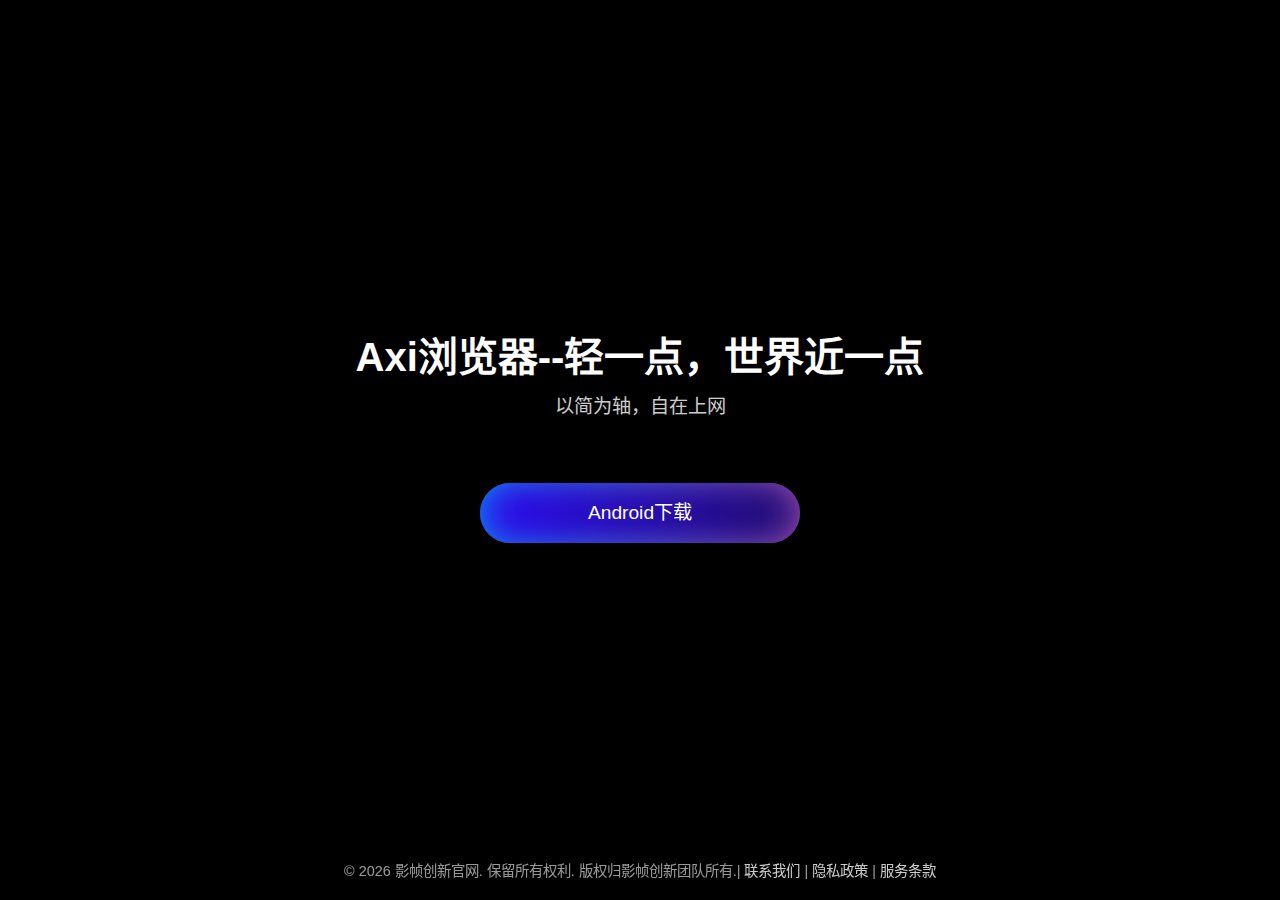
<file: index.html>
<!DOCTYPE html>
<html lang="zh-CN">
<head>
    <meta charset="UTF-8">
    <meta name="viewport" content="width=device-width, initial-scale=1.0, maximum-scale=1.0, user-scalable=no">
    <title>Axi浏览器--轻而有轴，简而不凡</title>
    <style>
        /* 重置与基础样式 */
        * {
            margin: 0;
            padding: 0;
            box-sizing: border-box;
        }
        
        body, html {
            width: 100%;
            height: 100%;
            overflow: hidden;
            font-family: "微软雅黑", "Microsoft YaHei", sans-serif;
            background-color: #000;
            color: #fff;
            cursor: default;
        }
        
        /* 主容器 */
        .mobile-container {
            position: relative;
            width: 100%;
            height: 100vh;
            display: flex;
            flex-direction: column;
            justify-content: center;
            align-items: center;
            text-align: center;
            padding: 20px;
            z-index: 10;
        }
        
        /* 文字内容样式 */
        .title {
            font-size: clamp(1.8rem, 6vw, 2.5rem);
            margin-bottom: 0.5rem;
            font-weight: bold;
        }
        
        .subtitle {
            font-size: clamp(0.9rem, 3.5vw, 1.2rem);
            margin-bottom: 2rem;
            opacity: 0.8;
            max-width: 90%;
        }
        
        /* 按钮样式 */
        .btn-container {
            width: 100%;
            max-width: 320px;
            margin: 2rem auto;
            position: relative;
            z-index: 20;
        }
        
        .btn-container a {
            display: block;
            width: 100%;
            height: 60px;
            line-height: 60px;
            font-size: clamp(1rem, 4vw, 1.2rem);
            color: #fff;
            text-align: center;
            text-decoration: none;
            border-radius: 50px;
            background-image: linear-gradient(to right, #03a9f4, #f441a5, #ffeb3b, #09a8f4);
            background-size: 400%;
            z-index: 1;
            position: relative;
            overflow: hidden;
        }
        
        /* 按钮发光效果 */
        .btn-container a::before {
            content: '';
            position: absolute;
            top: -5px;
            bottom: -5px;
            left: -5px;
            right: -5px;
            border-radius: 60px;
            background-image: linear-gradient(to right, #2f03f4, #100938, #253655, #09a8f4);
            background-size: 400%;
            z-index: -1;
            filter: blur(20px);
        }
        
        /* 按钮动画 */
        .btn-container a:hover {
            animation: sun 7s infinite;
        }
        
        .btn-container a:hover::before {
            animation: sun 7s infinite;
        }
        
        @keyframes sun {
            100% {
                background-position: -400% 0;
            }
        }
        
        /* 版权信息样式 */
        .copyright {
            position: absolute;
            bottom: 20px;
            left: 0;
            width: 100%;
            text-align: center;
            font-size: clamp(0.7rem, 2vw, 0.9rem);
            color: rgba(255, 255, 255, 0.6);
            padding: 0 20px;
            z-index: 15;
        }
        
        .copyright a {
            color: rgba(255, 255, 255, 0.8);
            text-decoration: none;
        }
        
        .copyright a:hover {
            color: #fff;
            text-decoration: underline;
        }
        
        /* 蓝色圆圈动画容器 */
        .circles {
            position: fixed;
            top: 0;
            left: 0;
            width: 100%;
            height: 100%;
            pointer-events: none;
            z-index: 1;
            overflow: hidden;
        }
        
        /* 三个蓝色圆圈动画 */
        .circle1, .circle2, .circle3 {
            position: absolute;
            border-radius: 100vw;
            animation-timing-function: ease-out;
        }
        
        .circle1 {
            animation: circle1Path 15s infinite, fadeCircleIn 1.3s ease-out;
            background: radial-gradient(50% 50% at 50% 50%, rgba(12, 119, 255, 0.3) 15.62%, rgba(12, 119, 255, 0) 100%);
        }
        
        .circle2 {
            animation: circle2Path 20s infinite, fadeCircleIn 1.3s ease-out;
            background: radial-gradient(50% 50% at 50% 50%, rgba(0, 56, 255, 0.3) 15.62%, rgba(12, 119, 255, 0) 100%);
        }
        
        .circle3 {
            animation: circle3Path 30s infinite, fadeCircleIn 1.3s ease-out;
            background: radial-gradient(50% 50% at 50% 50%, rgba(65, 56, 210, 0.5) 15.62%, rgba(65, 56, 210, 0) 100%);
        }
        
        /* 圆圈动画路径 */
        @keyframes circle1Path {
            0% { top:50vh; left:50vw; width:5vw; height:5vw; opacity:0.5; }
            50% { top:0vh; left:45vw; width:60vw; height:60vw; opacity:1; }
            100% { top:50vh; left:50vw; width:5vw; height:5vw; opacity:0.5; }
        }
        
        @keyframes circle2Path {
            0% { top:40vh; left:45vw; width:15vw; height:15vw; }
            50% { top:37vh; left:-10vw; width:80vw; height:80vw; }
            100% { top:40vh; left:45vw; width:15vw; height:15vw; }
        }
        
        @keyframes circle3Path {
            0% { top:30vh; left:30vw; width:25vw; height:25vw; }
            50% { top:-50vh; left:-20vw; width:120vw; height:120vw; }
            100% { top:30vh; left:30vw; width:25vw; height:25vw; }
        }
        
        @keyframes fadeCircleIn {
            0% { opacity:0; }
            100% { opacity:1; }
        }
        
        /* 移动端特定调整 */
        @media (max-width: 768px) {
            .title { margin-bottom: 0.3rem; }
            .subtitle { margin-bottom: 1.5rem; }
            .btn-container { margin: 1.5rem auto; }
            .copyright {
                bottom: 10px;
                font-size: 0.7rem;
            }
        }
        
        @media (max-width: 480px) {
            .btn-container a {
                height: 54px;
                line-height: 54px;
            }
            .copyright {
                font-size: 0.65rem;
                padding: 0 10px;
            }
        }
    </style>
</head>
<body>
<div class="mobile-container">
    <h1 class="title">Axi浏览器--轻一点，世界近一点</h1>
    <p class="subtitle">以简为轴，自在上网</p>
    
    <div class="btn-container">
        <a href="https://axi.kycnb.top/">Android下载</a>
    </div>

    <!-- 版权信息 -->
    <div class="copyright">
        © 2026 影帧创新官网. 保留所有权利. 版权归影帧创新团队所有.| 
        <a href="mailto:kyc@kycnb.top">联系我们</a> | 
        <a href="/privacy">隐私政策</a> | 
        <a href="/terms">服务条款</a>
    </div>

    <div class="circles">
        <div class="circle1"></div>
        <div class="circle2"></div>
        <div class="circle3"></div>
    </div>
</div>

<script>
    // 触摸反馈效果
    document.addEventListener('DOMContentLoaded', function() {
        const btn = document.querySelector('.btn-container a');
        if (btn) {
            btn.addEventListener('touchstart', function() {
                this.style.transform = 'scale(0.98)';
            });
            btn.addEventListener('touchend', function() {
                this.style.transform = 'scale(1)';
            });
        }
        
        // 禁用双指缩放
        document.addEventListener('gesturestart', function(e) {
            e.preventDefault();
        });
    });
</script>
</body>
</html>
</file>
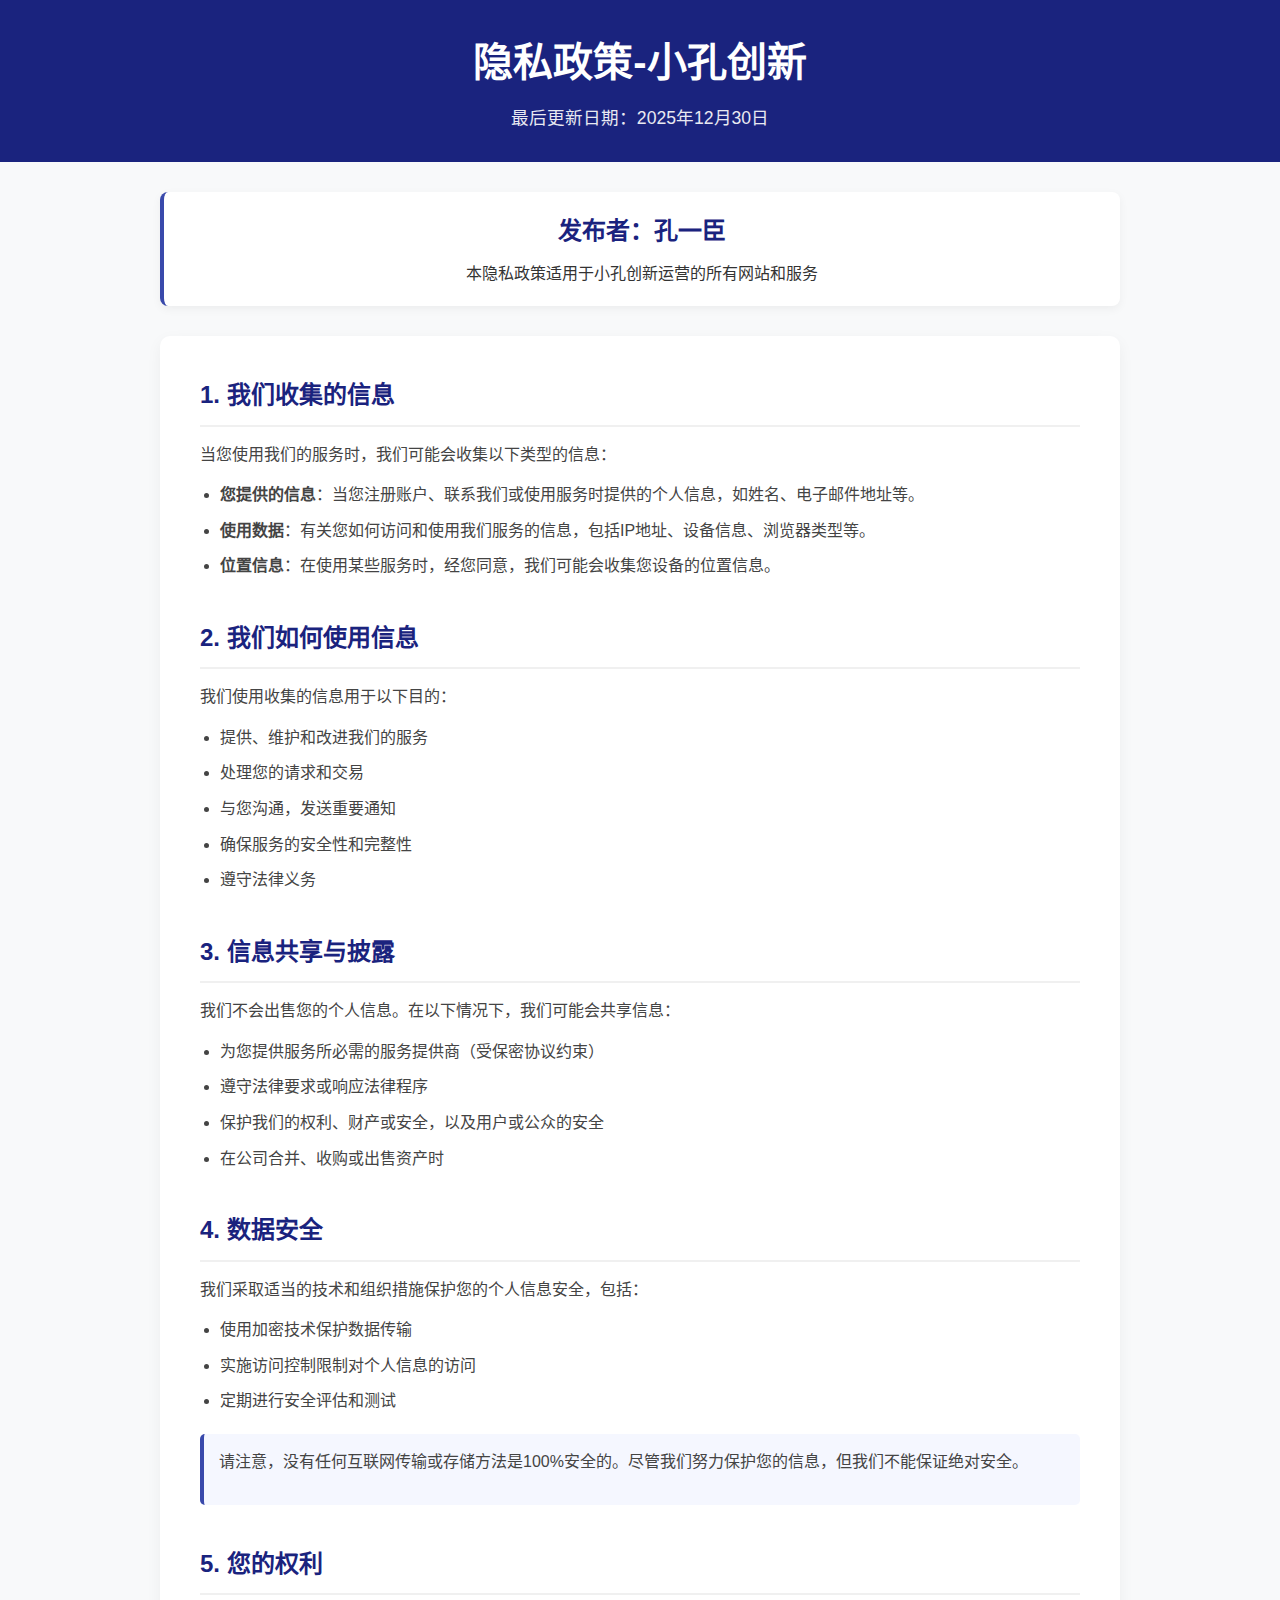
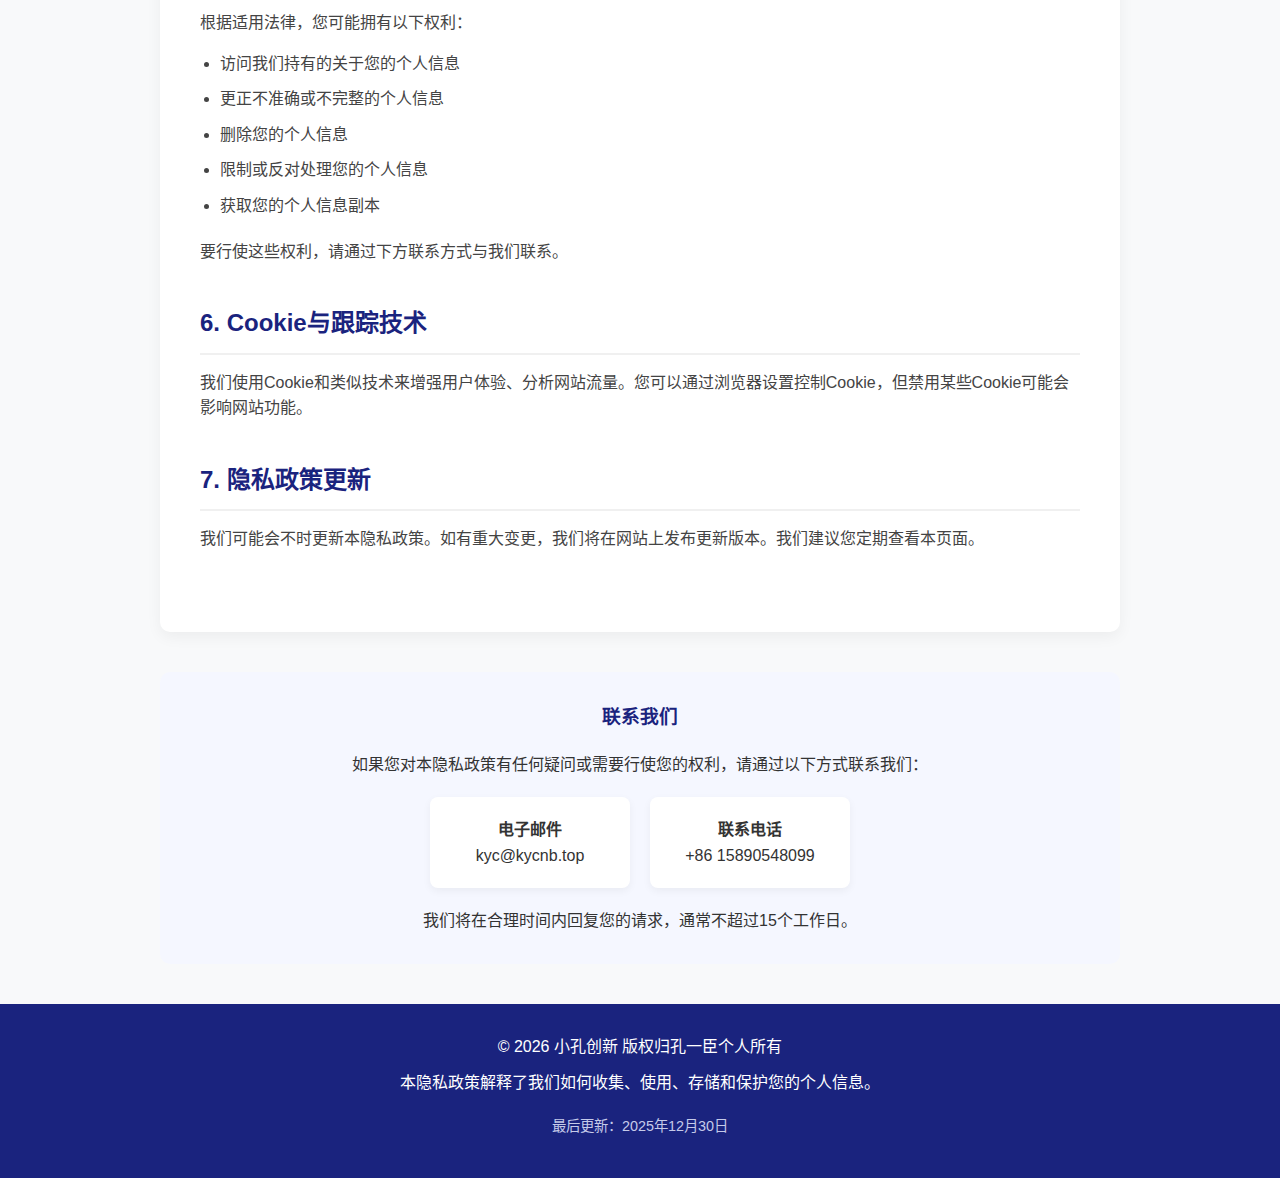
<file: privacy/index.html>
<!DOCTYPE html>
<html lang="zh-CN">
<head>
    <meta charset="UTF-8">
    <meta name="viewport" content="width=device-width, initial-scale=1.0">
    <title>隐私政策 - 小孔创新</title>
    <style>
        * {
            margin: 0;
            padding: 0;
            box-sizing: border-box;
            font-family: 'Segoe UI', 'Microsoft YaHei', sans-serif;
        }
        
        body {
            background-color: #f8f9fa;
            color: #333;
            line-height: 1.6;
        }
        
        .container {
            max-width: 1000px;
            margin: 0 auto;
            padding: 0 20px;
        }
        
        /* 顶部标题栏 */
        .header {
            background: #1a237e;
            color: white;
            padding: 30px 0;
            text-align: center;
            margin-bottom: 30px;
        }
        
        .header h1 {
            font-size: 2.5rem;
            margin-bottom: 10px;
        }
        
        .header p {
            font-size: 1.1rem;
            opacity: 0.9;
        }
        
        /* 发布者信息 */
        .publisher {
            background: white;
            padding: 20px;
            border-radius: 8px;
            margin-bottom: 30px;
            box-shadow: 0 3px 10px rgba(0,0,0,0.05);
            text-align: center;
            border-left: 4px solid #3949ab;
        }
        
        .publisher h2 {
            color: #1a237e;
            margin-bottom: 10px;
        }
        
        /* 政策内容 */
        .policy-content {
            background: white;
            padding: 40px;
            border-radius: 10px;
            box-shadow: 0 5px 15px rgba(0,0,0,0.05);
            margin-bottom: 40px;
        }
        
        .section {
            margin-bottom: 40px;
        }
        
        .section h3 {
            color: #1a237e;
            margin-bottom: 15px;
            padding-bottom: 10px;
            border-bottom: 2px solid #f0f0f0;
            font-size: 1.5rem;
        }
        
        .section p {
            margin-bottom: 15px;
            color: #444;
        }
        
        .section ul {
            margin-left: 20px;
            margin-bottom: 20px;
        }
        
        .section li {
            margin-bottom: 10px;
            color: #444;
        }
        
        .note {
            background-color: #f5f7ff;
            padding: 15px;
            border-radius: 5px;
            margin: 20px 0;
            border-left: 4px solid #3949ab;
        }
        
        /* 联系方式 */
        .contact {
            background: #f5f7ff;
            padding: 30px;
            border-radius: 10px;
            margin-bottom: 40px;
            text-align: center;
        }
        
        .contact h3 {
            color: #1a237e;
            margin-bottom: 20px;
        }
        
        .contact-info {
            display: flex;
            justify-content: center;
            flex-wrap: wrap;
            gap: 20px;
            margin-top: 20px;
        }
        
        .contact-item {
            background: white;
            padding: 20px;
            border-radius: 8px;
            min-width: 200px;
            box-shadow: 0 3px 8px rgba(0,0,0,0.05);
        }
        
        /* 底部信息 */
        .footer {
            background: #1a237e;
            color: white;
            padding: 30px 0;
            text-align: center;
            margin-top: 40px;
        }
        
        .footer p {
            margin-bottom: 10px;
        }
        
        .update-date {
            color: #c5cae9;
            font-size: 0.9rem;
            margin-top: 20px;
        }
        
        /* 响应式设计 */
        @media (max-width: 768px) {
            .policy-content {
                padding: 25px;
            }
            
            .header h1 {
                font-size: 2rem;
            }
            
            .contact-info {
                flex-direction: column;
                align-items: center;
            }
        }
    </style>
</head>
<body>
    <!-- 页面标题 -->
    <div class="header">
        <div class="container">
            <h1>隐私政策-小孔创新</h1>
            <p>最后更新日期：2025年12月30日</p>
        </div>
    </div>
    
    <div class="container">
        <!-- 发布者信息 -->
        <div class="publisher">
            <h2>发布者：孔一臣</h2>
            <p>本隐私政策适用于小孔创新运营的所有网站和服务</p>
        </div>
        
        <!-- 政策内容 -->
        <div class="policy-content">
            <div class="section">
                <h3>1. 我们收集的信息</h3>
                <p>当您使用我们的服务时，我们可能会收集以下类型的信息：</p>
                <ul>
                    <li><strong>您提供的信息</strong>：当您注册账户、联系我们或使用服务时提供的个人信息，如姓名、电子邮件地址等。</li>
                    <li><strong>使用数据</strong>：有关您如何访问和使用我们服务的信息，包括IP地址、设备信息、浏览器类型等。</li>
                    <li><strong>位置信息</strong>：在使用某些服务时，经您同意，我们可能会收集您设备的位置信息。</li>
                </ul>
            </div>
            
            <div class="section">
                <h3>2. 我们如何使用信息</h3>
                <p>我们使用收集的信息用于以下目的：</p>
                <ul>
                    <li>提供、维护和改进我们的服务</li>
                    <li>处理您的请求和交易</li>
                    <li>与您沟通，发送重要通知</li>
                    <li>确保服务的安全性和完整性</li>
                    <li>遵守法律义务</li>
                </ul>
            </div>
            
            <div class="section">
                <h3>3. 信息共享与披露</h3>
                <p>我们不会出售您的个人信息。在以下情况下，我们可能会共享信息：</p>
                <ul>
                    <li>为您提供服务所必需的服务提供商（受保密协议约束）</li>
                    <li>遵守法律要求或响应法律程序</li>
                    <li>保护我们的权利、财产或安全，以及用户或公众的安全</li>
                    <li>在公司合并、收购或出售资产时</li>
                </ul>
            </div>
            
            <div class="section">
                <h3>4. 数据安全</h3>
                <p>我们采取适当的技术和组织措施保护您的个人信息安全，包括：</p>
                <ul>
                    <li>使用加密技术保护数据传输</li>
                    <li>实施访问控制限制对个人信息的访问</li>
                    <li>定期进行安全评估和测试</li>
                </ul>
                <div class="note">
                    <p>请注意，没有任何互联网传输或存储方法是100%安全的。尽管我们努力保护您的信息，但我们不能保证绝对安全。</p>
                </div>
            </div>
            
            <div class="section">
                <h3>5. 您的权利</h3>
                <p>根据适用法律，您可能拥有以下权利：</p>
                <ul>
                    <li>访问我们持有的关于您的个人信息</li>
                    <li>更正不准确或不完整的个人信息</li>
                    <li>删除您的个人信息</li>
                    <li>限制或反对处理您的个人信息</li>
                    <li>获取您的个人信息副本</li>
                </ul>
                <p>要行使这些权利，请通过下方联系方式与我们联系。</p>
            </div>
            
            <div class="section">
                <h3>6. Cookie与跟踪技术</h3>
                <p>我们使用Cookie和类似技术来增强用户体验、分析网站流量。您可以通过浏览器设置控制Cookie，但禁用某些Cookie可能会影响网站功能。</p>
            </div>
            
            <div class="section">
                <h3>7. 隐私政策更新</h3>
                <p>我们可能会不时更新本隐私政策。如有重大变更，我们将在网站上发布更新版本。我们建议您定期查看本页面。</p>
            </div>
        </div>
        
        <!-- 联系方式 -->
        <div class="contact">
            <h3>联系我们</h3>
            <p>如果您对本隐私政策有任何疑问或需要行使您的权利，请通过以下方式联系我们：</p>
            
            <div class="contact-info">
                <div class="contact-item">
                    <h4>电子邮件</h4>
                    <p>kyc@kycnb.top</p>
                </div>
                <div class="contact-item">
                    <h4>联系电话</h4>
                    <p>+86 15890548099</p>
                </div>
            </div>
            
            <p style="margin-top: 20px;">我们将在合理时间内回复您的请求，通常不超过15个工作日。</p>
        </div>
    </div>
    
    <!-- 页面底部 -->
    <div class="footer">
        <div class="container">
            <p>© 2026 小孔创新 版权归孔一臣个人所有</p>
            <p>本隐私政策解释了我们如何收集、使用、存储和保护您的个人信息。</p>
            <p class="update-date">最后更新：2025年12月30日</p>
        </div>
    </div>
</body>

</html>
</file>
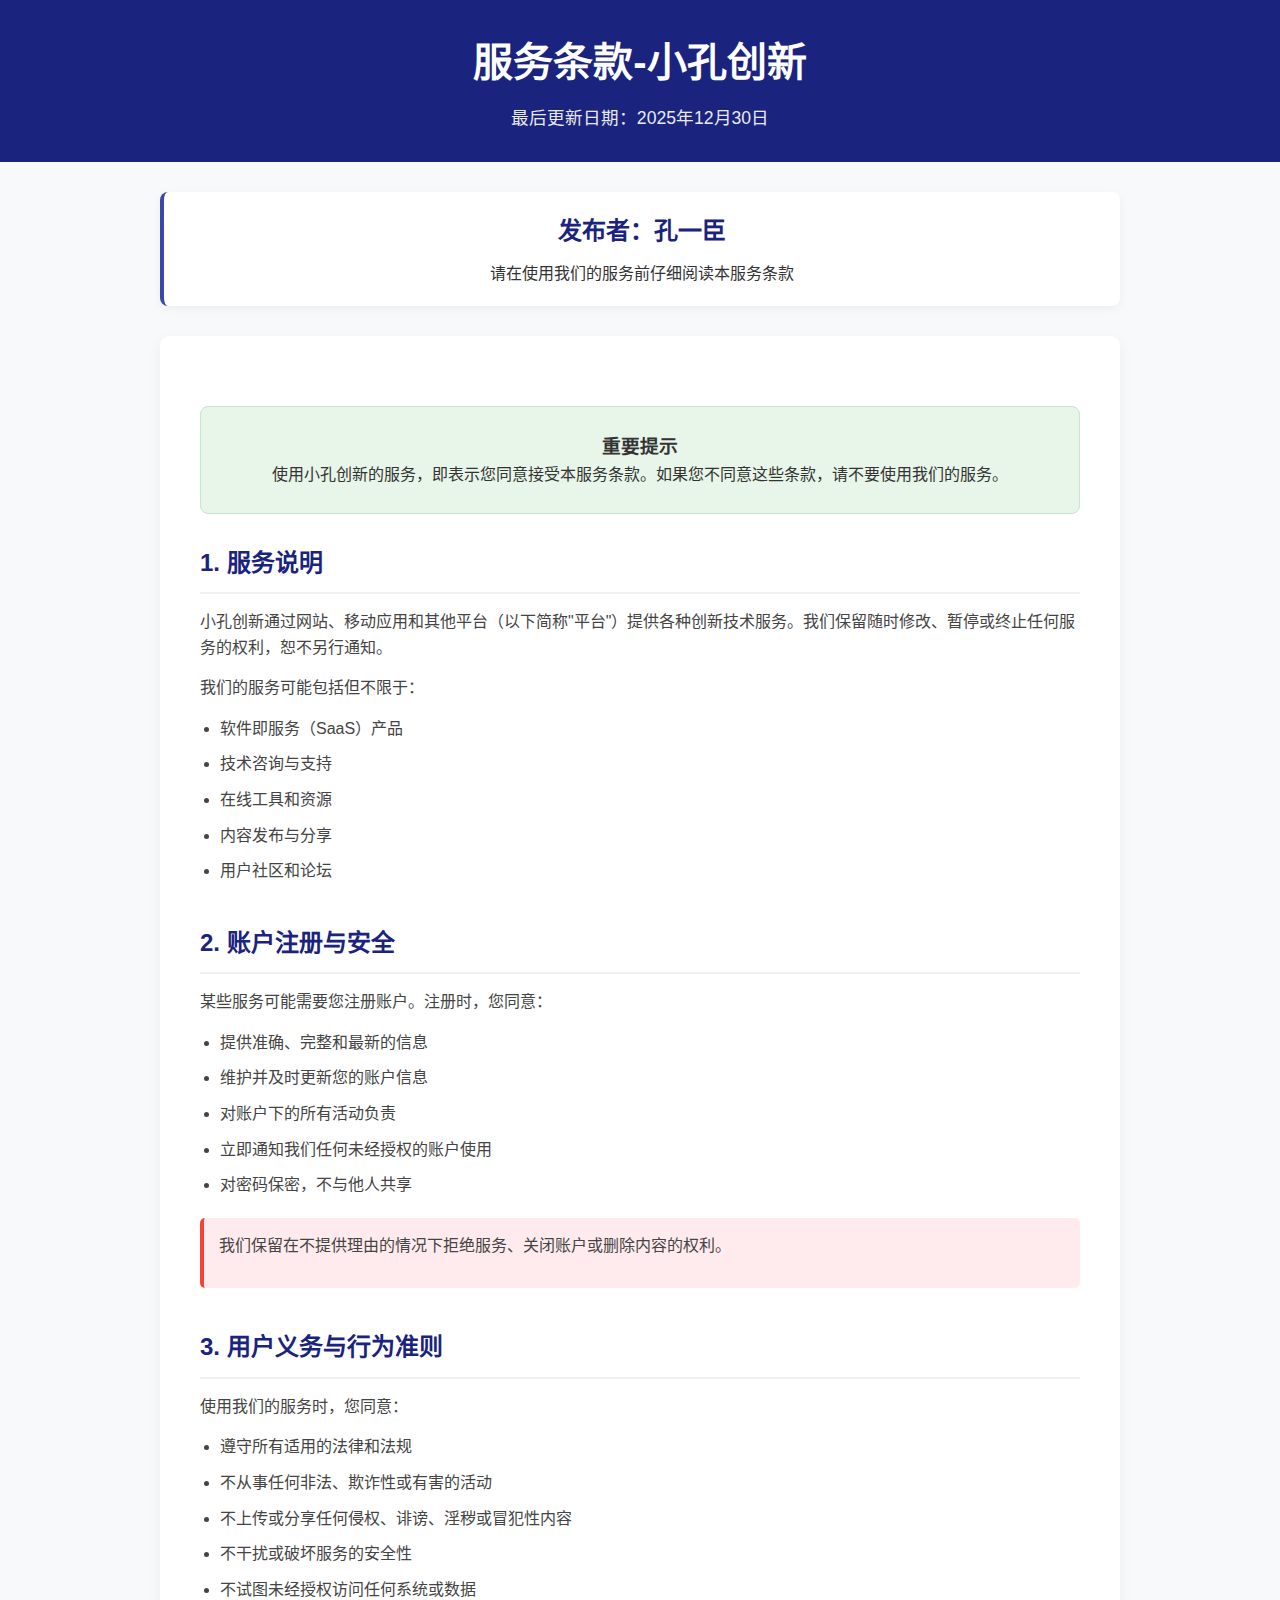
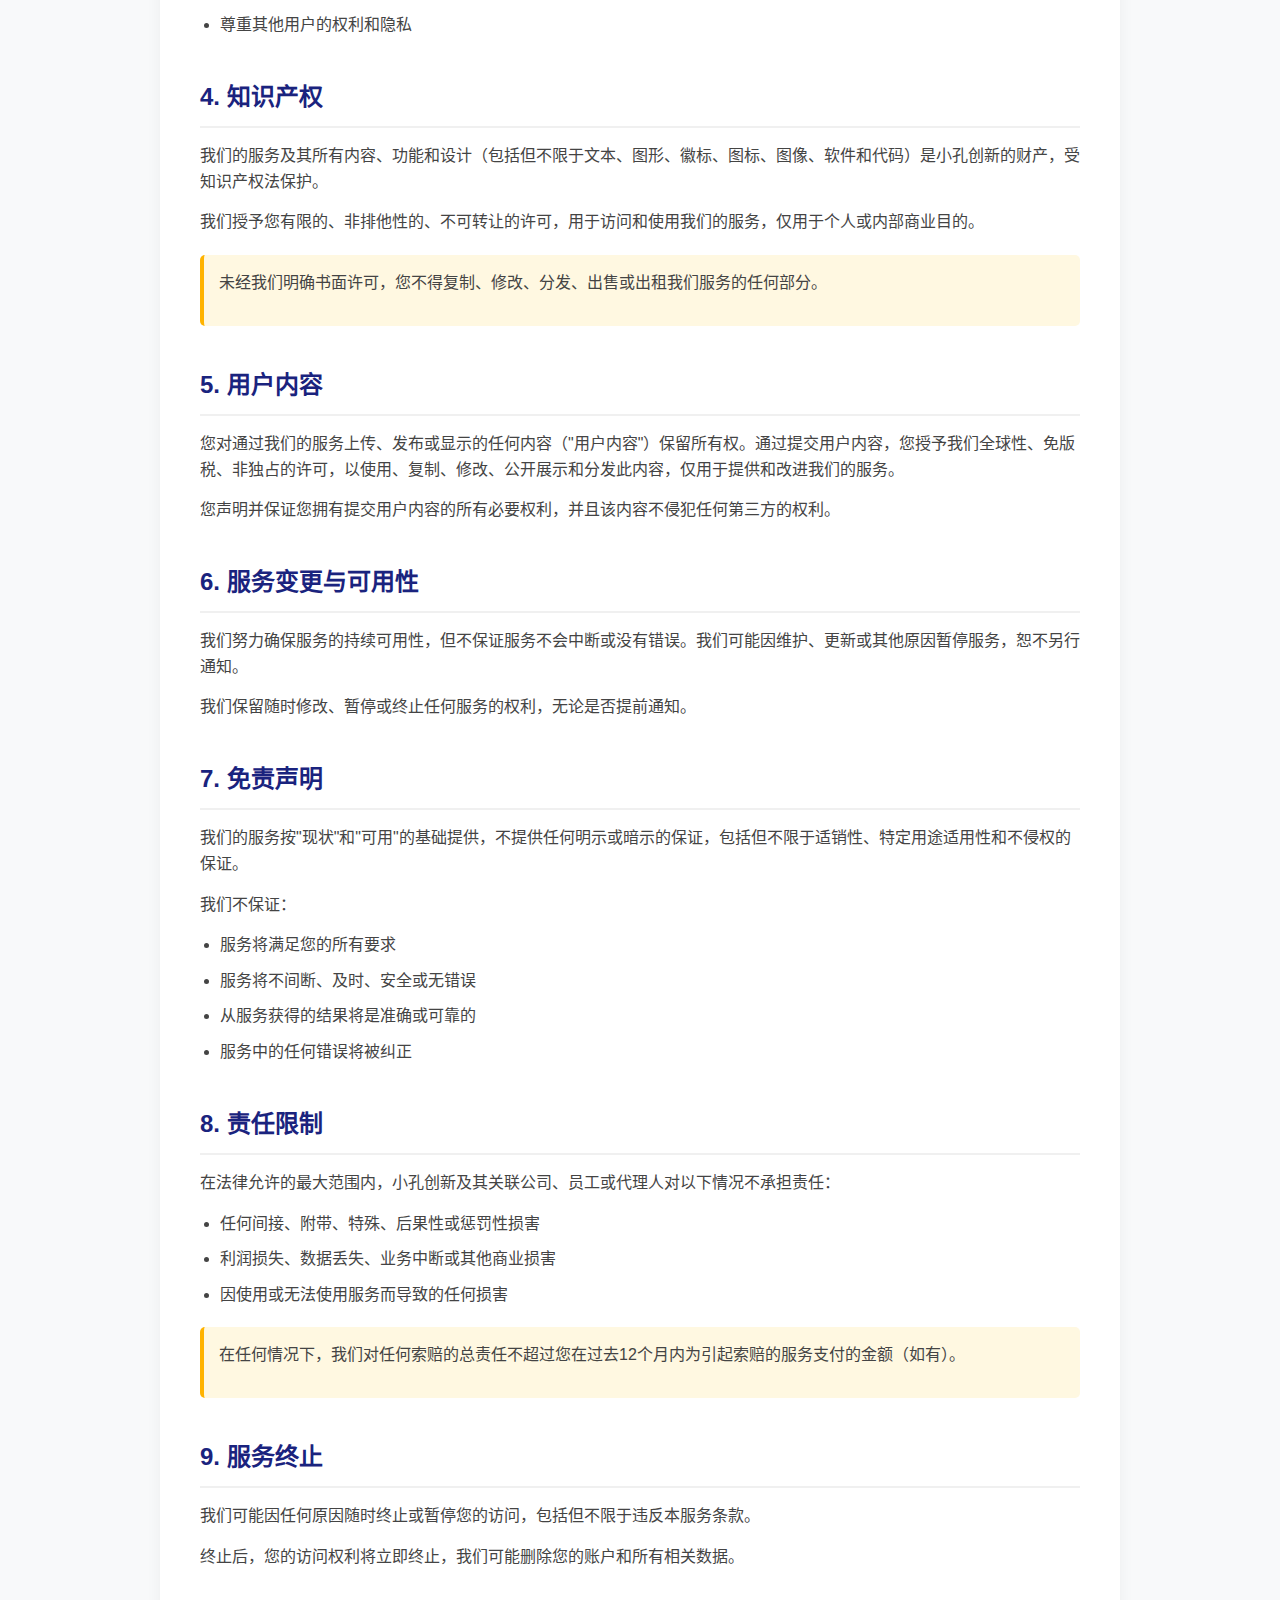
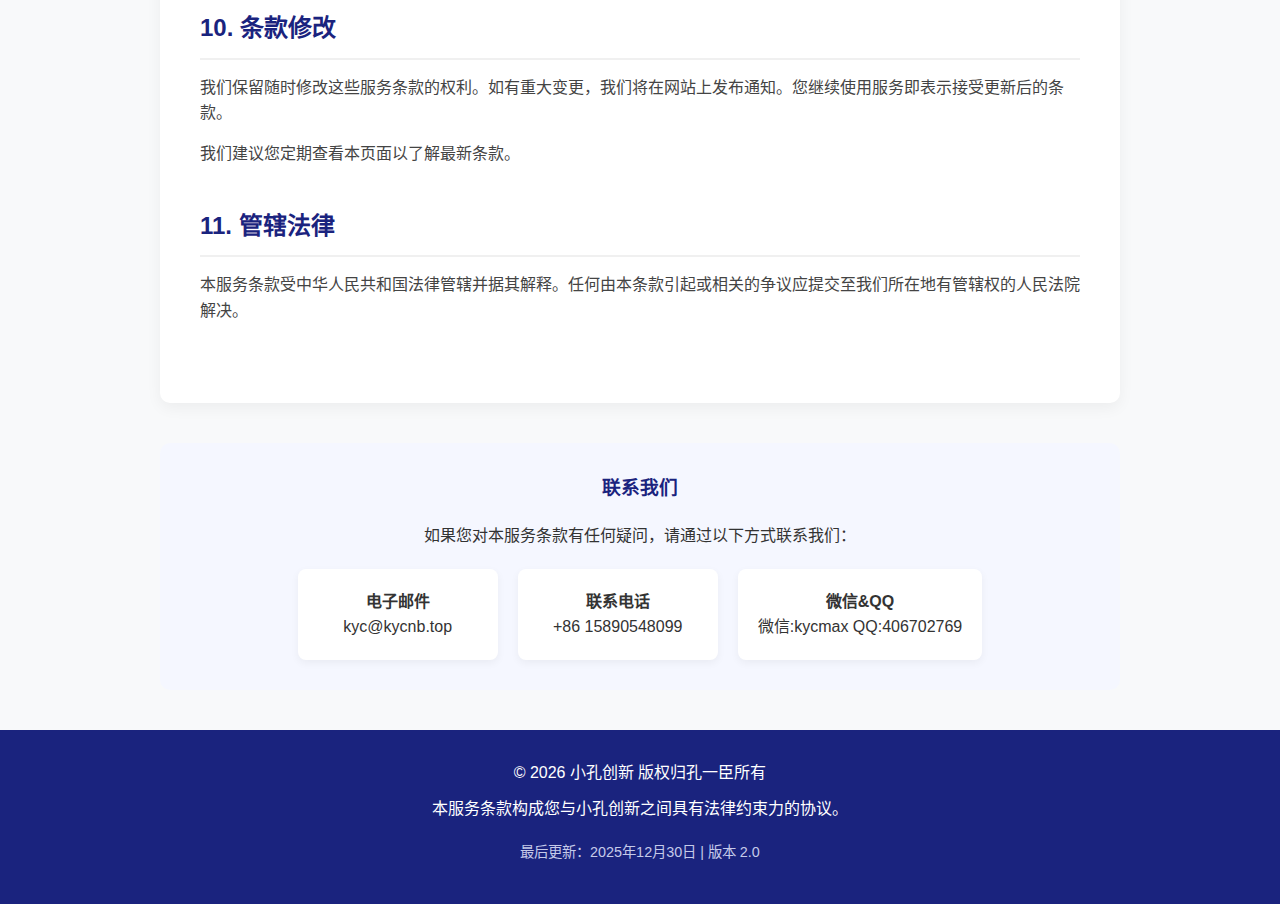
<file: terms/index.html>
<!DOCTYPE html>
<html lang="zh-CN">
<head>
    <meta charset="UTF-8">
    <meta name="viewport" content="width=device-width, initial-scale=1.0">
    <title>服务条款 - 小孔创新</title>
    <style>
        * {
            margin: 0;
            padding: 0;
            box-sizing: border-box;
            font-family: 'Segoe UI', 'Microsoft YaHei', sans-serif;
        }
        
        body {
            background-color: #f8f9fa;
            color: #333;
            line-height: 1.6;
        }
        
        .container {
            max-width: 1000px;
            margin: 0 auto;
            padding: 0 20px;
        }
        
        /* 顶部标题栏 */
        .header {
            background: #1a237e;
            color: white;
            padding: 30px 0;
            text-align: center;
            margin-bottom: 30px;
        }
        
        .header h1 {
            font-size: 2.5rem;
            margin-bottom: 10px;
        }
        
        .header p {
            font-size: 1.1rem;
            opacity: 0.9;
        }
        
        /* 发布者信息 */
        .publisher {
            background: white;
            padding: 20px;
            border-radius: 8px;
            margin-bottom: 30px;
            box-shadow: 0 3px 10px rgba(0,0,0,0.05);
            text-align: center;
            border-left: 4px solid #3949ab;
        }
        
        .publisher h2 {
            color: #1a237e;
            margin-bottom: 10px;
        }
        
        /* 条款内容 */
        .terms-content {
            background: white;
            padding: 40px;
            border-radius: 10px;
            box-shadow: 0 5px 15px rgba(0,0,0,0.05);
            margin-bottom: 40px;
        }
        
        .section {
            margin-bottom: 40px;
        }
        
        .section h3 {
            color: #1a237e;
            margin-bottom: 15px;
            padding-bottom: 10px;
            border-bottom: 2px solid #f0f0f0;
            font-size: 1.5rem;
        }
        
        .section p {
            margin-bottom: 15px;
            color: #444;
        }
        
        .section ul {
            margin-left: 20px;
            margin-bottom: 20px;
        }
        
        .section li {
            margin-bottom: 10px;
            color: #444;
        }
        
        .important {
            background-color: #fff8e1;
            padding: 15px;
            border-radius: 5px;
            margin: 20px 0;
            border-left: 4px solid #ffb300;
        }
        
        .warning {
            background-color: #ffebee;
            padding: 15px;
            border-radius: 5px;
            margin: 20px 0;
            border-left: 4px solid #f44336;
        }
        
        /* 联系方式 */
        .contact {
            background: #f5f7ff;
            padding: 30px;
            border-radius: 10px;
            margin-bottom: 40px;
            text-align: center;
        }
        
        .contact h3 {
            color: #1a237e;
            margin-bottom: 20px;
        }
        
        .contact-info {
            display: flex;
            justify-content: center;
            flex-wrap: wrap;
            gap: 20px;
            margin-top: 20px;
        }
        
        .contact-item {
            background: white;
            padding: 20px;
            border-radius: 8px;
            min-width: 200px;
            box-shadow: 0 3px 8px rgba(0,0,0,0.05);
        }
        
        /* 接受条款部分 */
        .acceptance {
            background: #e8f5e9;
            padding: 25px;
            border-radius: 8px;
            margin: 30px 0;
            text-align: center;
            border: 1px solid #c8e6c9;
        }
        
        /* 底部信息 */
        .footer {
            background: #1a237e;
            color: white;
            padding: 30px 0;
            text-align: center;
            margin-top: 40px;
        }
        
        .footer p {
            margin-bottom: 10px;
        }
        
        .update-date {
            color: #c5cae9;
            font-size: 0.9rem;
            margin-top: 20px;
        }
        
        /* 响应式设计 */
        @media (max-width: 768px) {
            .terms-content {
                padding: 25px;
            }
            
            .header h1 {
                font-size: 2rem;
            }
            
            .contact-info {
                flex-direction: column;
                align-items: center;
            }
        }
    </style>
</head>
<body>
    <!-- 页面标题 -->
    <div class="header">
        <div class="container">
            <h1>服务条款-小孔创新</h1>
            <p>最后更新日期：2025年12月30日</p>
        </div>
    </div>
    
    <div class="container">
        <!-- 发布者信息 -->
        <div class="publisher">
            <h2>发布者：孔一臣</h2>
            <p>请在使用我们的服务前仔细阅读本服务条款</p>
        </div>
        
        <!-- 条款内容 -->
        <div class="terms-content">
            <div class="acceptance">
                <h3>重要提示</h3>
                <p>使用小孔创新的服务，即表示您同意接受本服务条款。如果您不同意这些条款，请不要使用我们的服务。</p>
            </div>
            
            <div class="section">
                <h3>1. 服务说明</h3>
                <p>小孔创新通过网站、移动应用和其他平台（以下简称"平台"）提供各种创新技术服务。我们保留随时修改、暂停或终止任何服务的权利，恕不另行通知。</p>
                <p>我们的服务可能包括但不限于：</p>
                <ul>
                    <li>软件即服务（SaaS）产品</li>
                    <li>技术咨询与支持</li>
                    <li>在线工具和资源</li>
                    <li>内容发布与分享</li>
                    <li>用户社区和论坛</li>
                </ul>
            </div>
            
            <div class="section">
                <h3>2. 账户注册与安全</h3>
                <p>某些服务可能需要您注册账户。注册时，您同意：</p>
                <ul>
                    <li>提供准确、完整和最新的信息</li>
                    <li>维护并及时更新您的账户信息</li>
                    <li>对账户下的所有活动负责</li>
                    <li>立即通知我们任何未经授权的账户使用</li>
                    <li>对密码保密，不与他人共享</li>
                </ul>
                <div class="warning">
                    <p>我们保留在不提供理由的情况下拒绝服务、关闭账户或删除内容的权利。</p>
                </div>
            </div>
            
            <div class="section">
                <h3>3. 用户义务与行为准则</h3>
                <p>使用我们的服务时，您同意：</p>
                <ul>
                    <li>遵守所有适用的法律和法规</li>
                    <li>不从事任何非法、欺诈性或有害的活动</li>
                    <li>不上传或分享任何侵权、诽谤、淫秽或冒犯性内容</li>
                    <li>不干扰或破坏服务的安全性</li>
                    <li>不试图未经授权访问任何系统或数据</li>
                    <li>尊重其他用户的权利和隐私</li>
                </ul>
            </div>
            
            <div class="section">
                <h3>4. 知识产权</h3>
                <p>我们的服务及其所有内容、功能和设计（包括但不限于文本、图形、徽标、图标、图像、软件和代码）是小孔创新的财产，受知识产权法保护。</p>
                <p>我们授予您有限的、非排他性的、不可转让的许可，用于访问和使用我们的服务，仅用于个人或内部商业目的。</p>
                <div class="important">
                    <p>未经我们明确书面许可，您不得复制、修改、分发、出售或出租我们服务的任何部分。</p>
                </div>
            </div>
            
            <div class="section">
                <h3>5. 用户内容</h3>
                <p>您对通过我们的服务上传、发布或显示的任何内容（"用户内容"）保留所有权。通过提交用户内容，您授予我们全球性、免版税、非独占的许可，以使用、复制、修改、公开展示和分发此内容，仅用于提供和改进我们的服务。</p>
                <p>您声明并保证您拥有提交用户内容的所有必要权利，并且该内容不侵犯任何第三方的权利。</p>
            </div>
            
            <div class="section">
                <h3>6. 服务变更与可用性</h3>
                <p>我们努力确保服务的持续可用性，但不保证服务不会中断或没有错误。我们可能因维护、更新或其他原因暂停服务，恕不另行通知。</p>
                <p>我们保留随时修改、暂停或终止任何服务的权利，无论是否提前通知。</p>
            </div>
            
            <div class="section">
                <h3>7. 免责声明</h3>
                <p>我们的服务按"现状"和"可用"的基础提供，不提供任何明示或暗示的保证，包括但不限于适销性、特定用途适用性和不侵权的保证。</p>
                <p>我们不保证：</p>
                <ul>
                    <li>服务将满足您的所有要求</li>
                    <li>服务将不间断、及时、安全或无错误</li>
                    <li>从服务获得的结果将是准确或可靠的</li>
                    <li>服务中的任何错误将被纠正</li>
                </ul>
            </div>
            
            <div class="section">
                <h3>8. 责任限制</h3>
                <p>在法律允许的最大范围内，小孔创新及其关联公司、员工或代理人对以下情况不承担责任：</p>
                <ul>
                    <li>任何间接、附带、特殊、后果性或惩罚性损害</li>
                    <li>利润损失、数据丢失、业务中断或其他商业损害</li>
                    <li>因使用或无法使用服务而导致的任何损害</li>
                </ul>
                <div class="important">
                    <p>在任何情况下，我们对任何索赔的总责任不超过您在过去12个月内为引起索赔的服务支付的金额（如有）。</p>
                </div>
            </div>
            
            <div class="section">
                <h3>9. 服务终止</h3>
                <p>我们可能因任何原因随时终止或暂停您的访问，包括但不限于违反本服务条款。</p>
                <p>终止后，您的访问权利将立即终止，我们可能删除您的账户和所有相关数据。</p>
            </div>
            
            <div class="section">
                <h3>10. 条款修改</h3>
                <p>我们保留随时修改这些服务条款的权利。如有重大变更，我们将在网站上发布通知。您继续使用服务即表示接受更新后的条款。</p>
                <p>我们建议您定期查看本页面以了解最新条款。</p>
            </div>
            
            <div class="section">
                <h3>11. 管辖法律</h3>
                <p>本服务条款受中华人民共和国法律管辖并据其解释。任何由本条款引起或相关的争议应提交至我们所在地有管辖权的人民法院解决。</p>
            </div>
        </div>
        
        <!-- 联系方式 -->
        <div class="contact">
            <h3>联系我们</h3>
            <p>如果您对本服务条款有任何疑问，请通过以下方式联系我们：</p>
            
            <div class="contact-info">
                <div class="contact-item">
                    <h4>电子邮件</h4>
                    <p>kyc@kycnb.top</p>
                </div>
                <div class="contact-item">
                    <h4>联系电话</h4>
                    <p>+86 15890548099</p>
                </div>
                <div class="contact-item">
                    <h4>微信&QQ</h4>
                    <p>微信:kycmax   QQ:406702769</p>
                </div>
            </div>
        </div>
    </div>
    
    <!-- 页面底部 -->
    <div class="footer">
        <div class="container">
            <p>© 2026 小孔创新 版权归孔一臣所有</p>
            <p>本服务条款构成您与小孔创新之间具有法律约束力的协议。</p>
            <p class="update-date">最后更新：2025年12月30日 | 版本 2.0</p>
        </div>
    </div>
</body>

</html>
</file>
